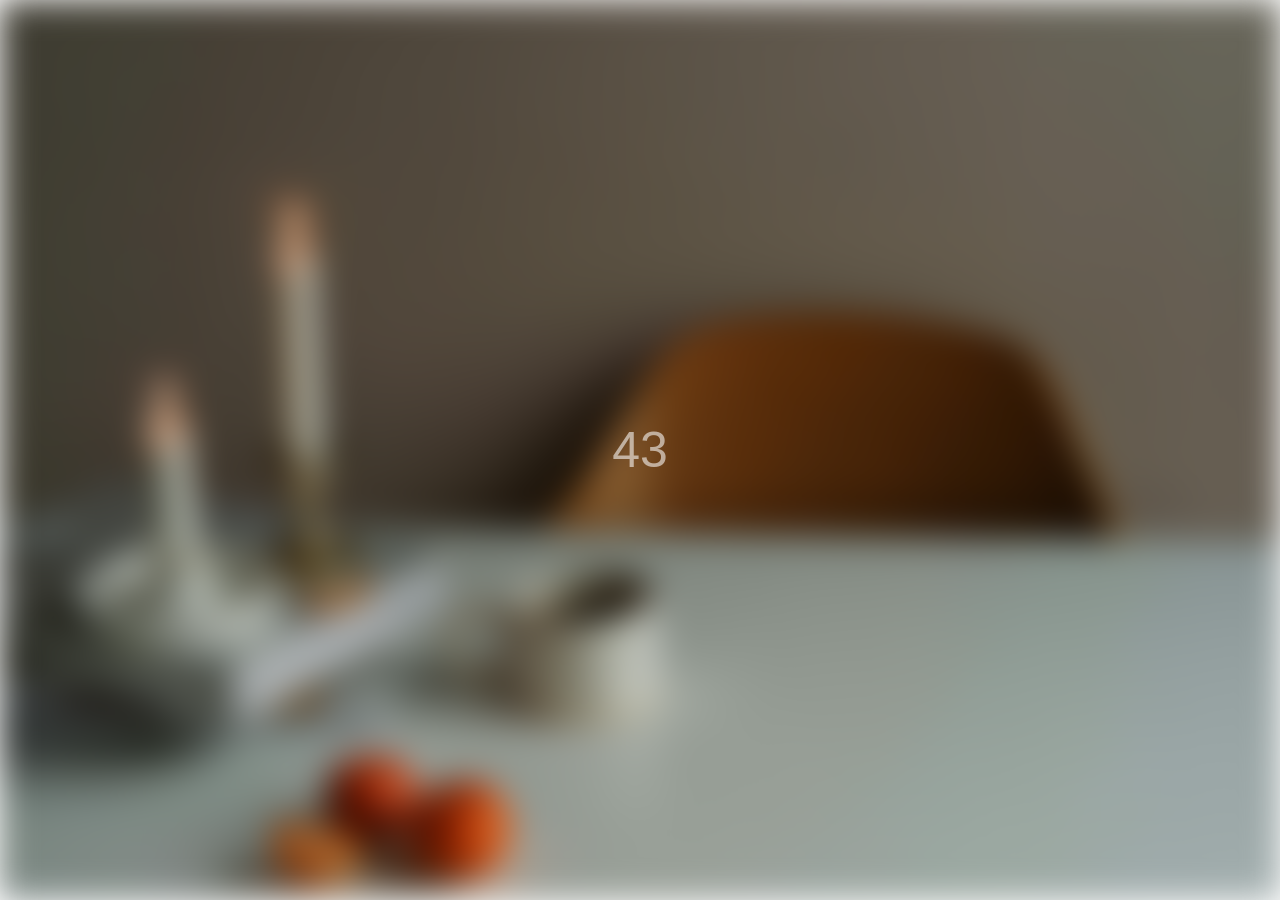
<file: Blurry Loading/index.html>
<!DOCTYPE html>
<html lang="en">
<head>
      <meta charset="UTF-8">
      <meta name="viewport" content="width=device-width, initial-scale=1.0">
      <title>Blurry Loading</title>
      <link rel="stylesheet" href="style.css">
</head>
<body>
      <section class="bg"></section>
      <div class="loading-img"></div>
      

     <script src="logic.js"></script>
</body>
</html>
</file>
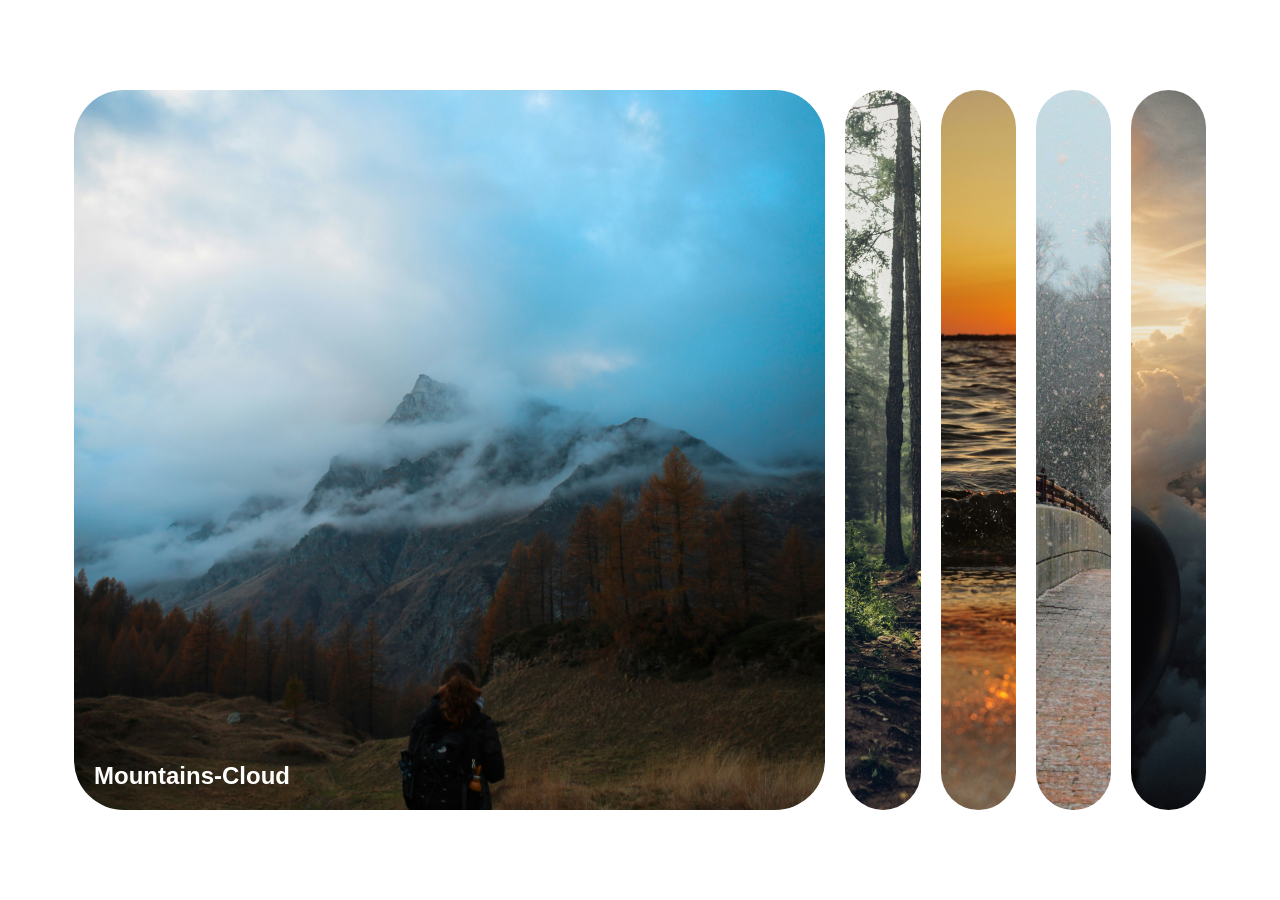
<file: Expanding card/index.html>
<!DOCTYPE html>
<html lang="en">

<head>
      <meta charset="UTF-8">
      <meta name="viewport" content="width=device-width, initial-scale=1.0">
      <title>Expanding cards</title>
      <link rel="icon" href="">
      <link rel="stylesheet" href="style.css">

</head>

<body>

      <div class="container">

            <div class="pannel active" style="background-image: url(mountain.jpg);">
                  <h3> Mountains-Cloud</h3>
            </div>

            <div class="pannel" style="background-image: url(forest.jpg);">
                  <h3>Wild Forest</h3>
            </div>

            <div class="pannel" style="background-image: url(beach.jpg);">
                  <h3>Sunny Beach</h3>
            </div>

            <div class="pannel" style="background-image: url(winter.jpg);">
                  <h3>City on winter</h3>
            </div>

            <div class="pannel" style="background-image: url(world.jpg);">
                  <h3>Explore the world</h3>
            </div>
      </div>



      <script src="card.js"></script>
</body>

</html>
</file>
<file: Blurry Loading/style.css>
*{
      box-sizing: border-box;
}

body{
      font-family: sans-serif;
      display: flex;
      align-items: center;
      justify-content: center;
      height: 100vh;
      overflow: hidden; 
      margin: 0px;
}

.bg{
      background: url("mary-skrynnikova--0jjotvhxX4-unsplash.jpg") no-repeat center center/cover;
      position:absolute;
      width: 100%;
      height:100%;
      z-index: -1;
      filter: blur(0px);


} 
.loading-img{
      font-size: 50px;
      color: #fff;
}
</file>
<file: Expanding card/style.css>
* {
      box-sizing: border-box;
}

body {
      font-family: sans-serif;
      display: flex;
      align-items: center;
      justify-content: center;
      height: 100vh;
      overflow: hidden;
      margin: 0;
}

.container {
      display: flex;
      width: 90vw;
}

.pannel {
      background-size: cover;
      background-position: center;
      background-repeat: no-repeat;
      height: 80vh;
      border-radius: 50px;
      color: #fff;
      cursor: pointer;
      flex: 0.5;
      margin: 10px;
      position: relative;
}

.pannel h3 {
      font-size: 24px;
      position: absolute;
      bottom: 20px;
      left: 20px;
      margin: 0;
      opacity: 0;
}

.pannel.active {
      flex: 5;
}

.pannel.active h3 {
      opacity: 1;
      transition: opacity 0.3s ease-in 0.4s;
}
</file>
